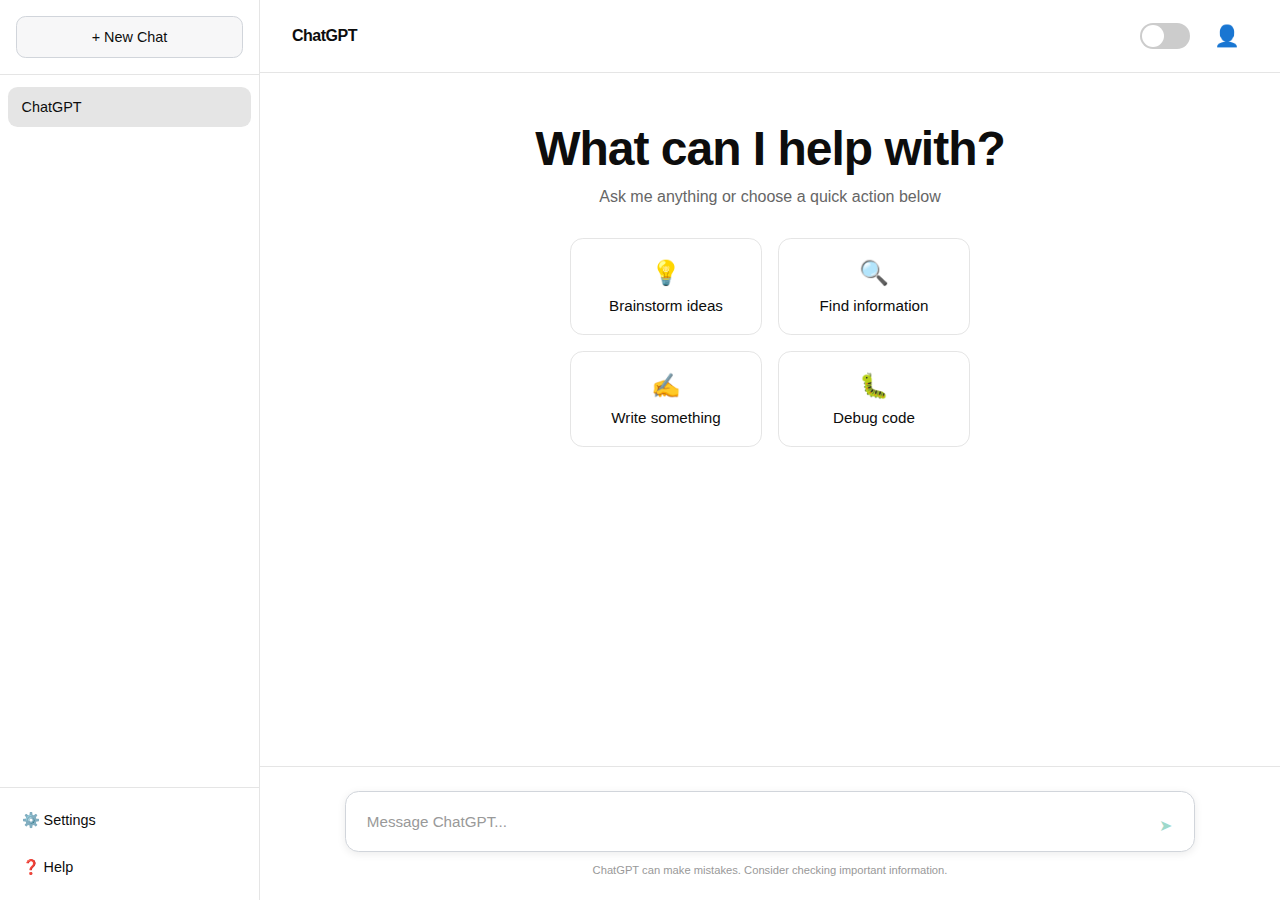
<file: ani/index.html>
<!DOCTYPE html>
<!DOCTYPE html>
<html lang="en">
<head>
<meta charset="UTF-8" />
<meta name="viewport" content="width=device-width, initial-scale=1" />
<title>ChatGPT Clone</title>
<link rel="stylesheet" href="style.css">
</head>
<body>
  <div class="app">
    <aside class="sidebar">
      <div class="sidebar-header">
        <button class="new-chat-btn" title="Start a new conversation">+ New Chat</button>
      </div>
      <nav class="chat-list" id="chat-list">
        <div class="chat-item selected" data-id="default">ChatGPT</div>
      </nav>
      <div class="sidebar-footer">
        <button class="settings-btn" title="Settings">⚙️ Settings</button>
        <button class="help-btn" title="Help">❓ Help</button>
      </div>
    </aside>
    <main class="main-content">
      <header class="header">
        <div class="header-left">
          <button class="sidebar-toggle-btn" title="Toggle sidebar">☰</button>
          <h1 class="header-title">ChatGPT</h1>
        </div>
        <div class="account-section">
          <label class="switch" title="Toggle dark/light mode">
            <input type="checkbox" id="toggle">
            <span class="slider"></span>
          </label>
          <button class="account-btn" title="Account">👤</button>
        </div>
      </header>
      <section class="chat-container">
        <div class="chat-messages" id="chat-messages">
          <div class="welcome-section">
            <h2 class="welcome-title">What can I help with?</h2>
            <p class="welcome-subtitle">Ask me anything or choose a quick action below</p>
            <div class="options">
              <button class="option-btn" onclick="suggestPrompt(this)">
                <span class="option-icon">💡</span>
                <span class="option-text">Brainstorm ideas</span>
              </button>
              <button class="option-btn" onclick="suggestPrompt(this)">
                <span class="option-icon">🔍</span>
                <span class="option-text">Find information</span>
              </button>
              <button class="option-btn" onclick="suggestPrompt(this)">
                <span class="option-icon">✍️</span>
                <span class="option-text">Write something</span>
              </button>
              <button class="option-btn" onclick="suggestPrompt(this)">
                <span class="option-icon">🐛</span>
                <span class="option-text">Debug code</span>
              </button>
            </div>
          </div>
        </div>
      </section>
      <form class="input-section" onsubmit="handleSubmit(event)">
        <div class="input-wrapper">
          <input 
            type="text" 
            placeholder="Message ChatGPT..." 
            id="chat-input" 
            autocomplete="off"
            maxlength="2000"
          />
          <button type="submit" class="send-btn" aria-label="Send message" disabled>➤</button>
        </div>
        <p class="input-hint">ChatGPT can make mistakes. Consider checking important information.</p>
      </form>
    </main>
  </div>
  <script src="script.js"></script>
</body>
</html>
</file>
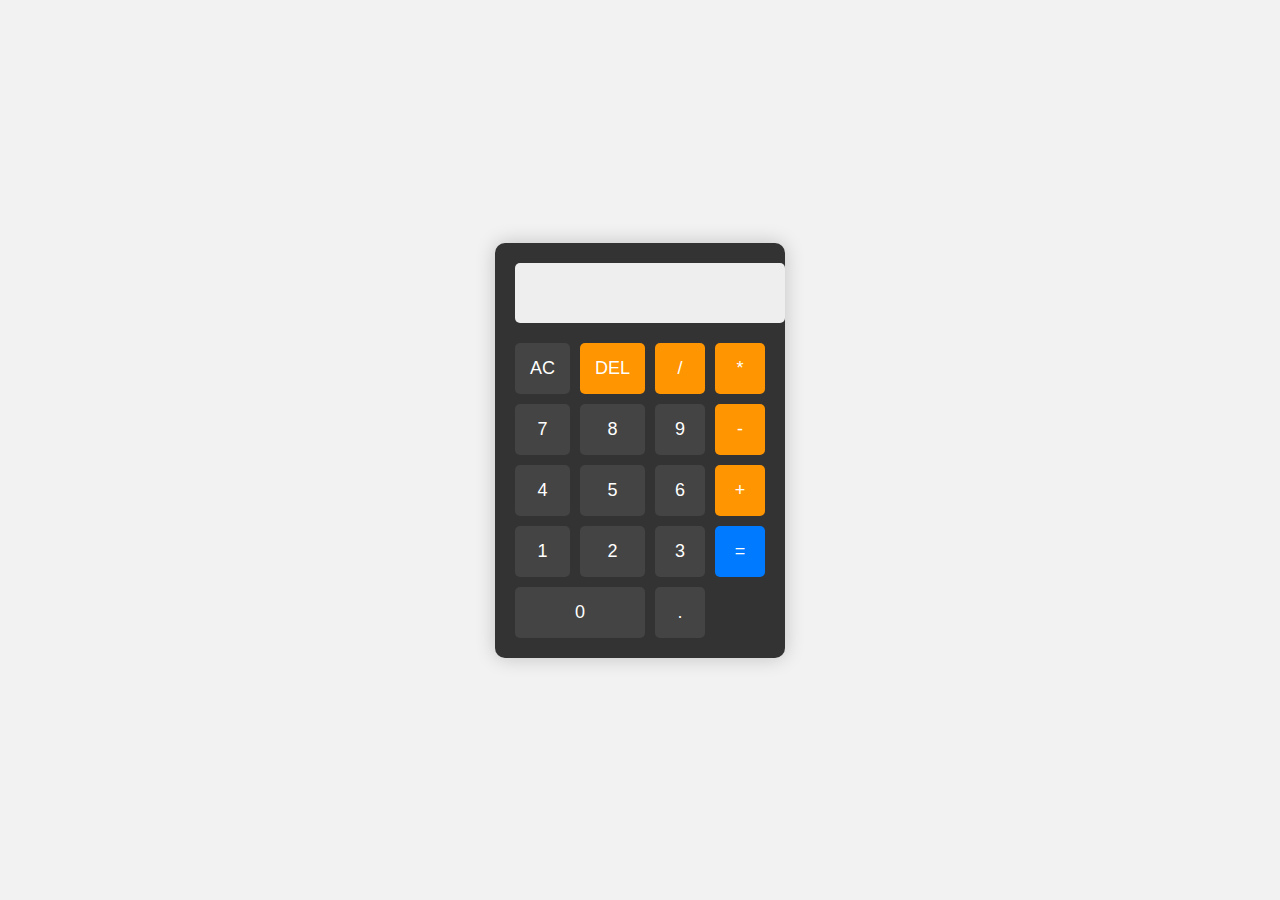
<file: My calculator/index.html>
<!DOCTYPE html>
<html lang="en">
<head>
    <meta charset="UTF-8">
    <meta name="viewport" content="width=device-width, initial-scale=1.0">
    <title>Calculator</title>
    <link rel="stylesheet" href="style.css">
</head>
<body>
    <div class="calculator">
        <input id="display" type="text" disabled>
        <div class="buttons">
            <button class="clear" onclick="clearDisplay()">AC</button>
            <button class="operator" onclick="deleteChar()">DEL</button>
            <button class="operator" onclick="append('/')">/</button>
            <button class="operator" onclick="append('*')">*</button>
            <button onclick="append('7')">7</button>
            <button onclick="append('8')">8</button>
            <button onclick="append('9')">9</button>
            <button class="operator" onclick="append('-')">-</button>
            <button onclick="append('4')">4</button>
            <button onclick="append('5')">5</button>
            <button onclick="append('6')">6</button>
            <button class="operator" onclick="append('+')">+</button>
            <button onclick="append('1')">1</button>
            <button onclick="append('2')">2</button>
            <button onclick="append('3')">3</button>
            <button class="equals" onclick="calculate()">=</button>
            <button class="zero" onclick="append('0')">0</button>
            <button onclick="append('.')">.</button>
        </div>
    </div>
    <script src="script.js"></script>
</body>
</html>
</head>
<body>
    
</body>
</html>
</file>
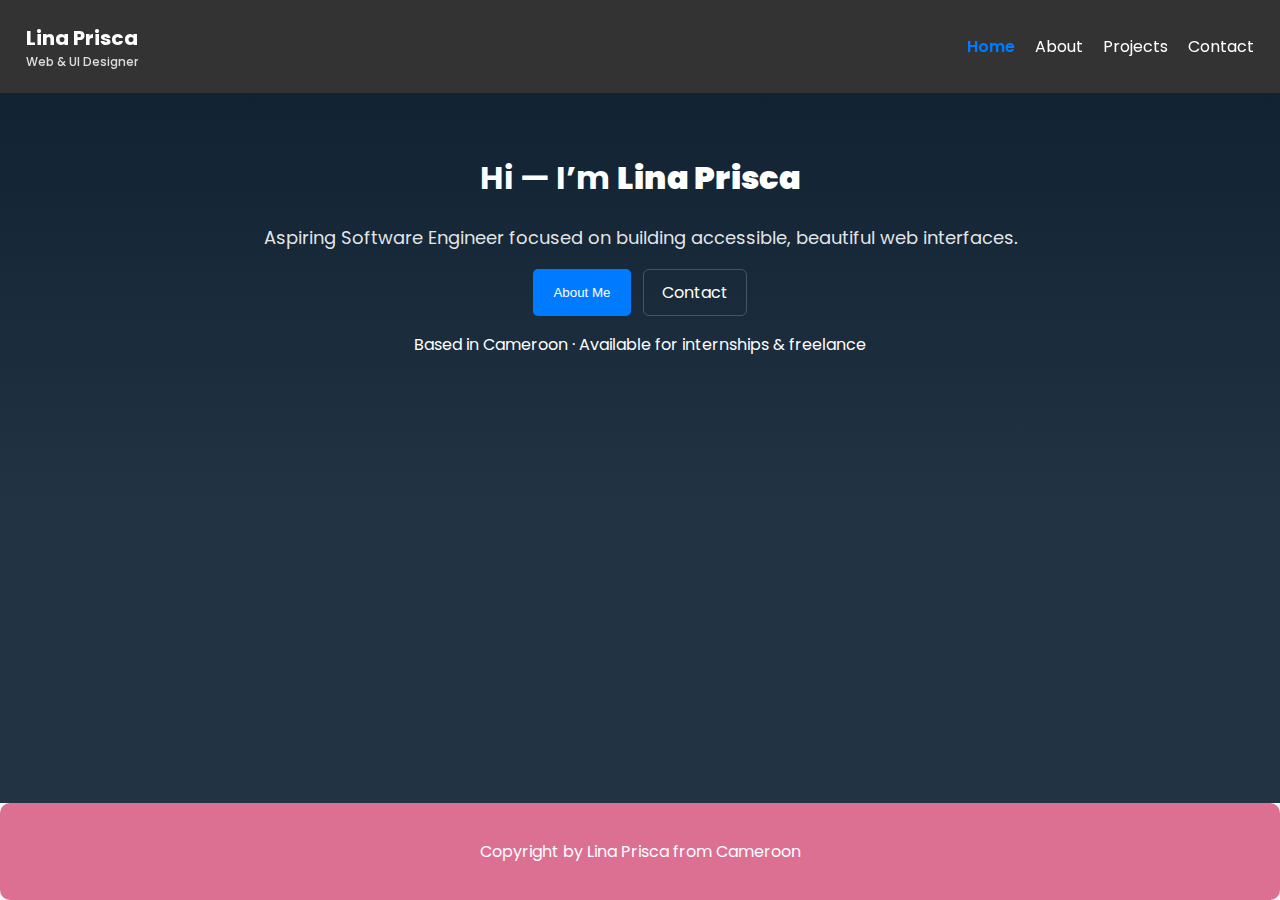
<file: my porfolio/index.html>
<!DOCTYPE html>
<html>
<head>
    <title>Portfolio</title>
    <meta name="description" content="Lina Prisca — student and aspiring software engineer from Cameroon. Web developer focused on UI/UX and front-end projects.">
    <meta name="viewport" content="width=device-width, initial-scale=1">
    <link rel="stylesheet" href="style.css">
</head>
<body>
    <header>
        <nav>
            <div class="logo">
                <span class="name">Lina Prisca</span>
                <span class="tag">Web & UI Designer</span>
            </div>
            <button id="menu-btn" aria-label="Toggle menu">☰</button>
            <ul>
                <li><a href="#home">Home</a></li>
                <li><a href="#about">About</a></li>
                <li><a href="#projects">Projects</a></li>
                <li><a href="#contact">Contact</a></li>
            </ul>
        </nav>
    </header>
    <main>
        <section id="home" class="hero">
         <div class="hero-content container">
             <h1>Hi — I’m <strong>Lina Prisca</strong></h1>
             <p class="lead">Aspiring Software Engineer focused on building accessible, beautiful web interfaces.</p>
             <div class="hero-ctas">
                 <button onclick="showSection('about')">About Me</button>
                 <a class="btn-outline" href="#contact" onclick="showSection('contact')">Contact</a>
             </div>
             <p class="small">Based in Cameroon · Available for internships & freelance</p>
         </div>
        </section>
        <section id="about" style="display: none;">
            <div class="container about-wrap">
                <h2>About Me</h2>
                <div class="about-grid">
                    <div class="about-img">
                        <img src="images - Copy/ub.png.jpg" alt="Lina Prisca portrait">
                    </div>
                    <div class="about-text">
                        <p><strong>Hello — I’m Lina.</strong> I’m studying Software Engineering at Prestige Higher Institute of Professional Training, Bamenda. I enjoy creating clean interfaces and learning new web technologies.</p>
                        <h3>Skills</h3>
                        <div class="skills">
                            <span class="skill">HTML</span>
                            <span class="skill">CSS</span>
                            <span class="skill">JavaScript</span>
                            <span class="skill">UI/UX</span>
                        </div>
                        <h3>Interests</h3>
                        <p>Front-end development, responsive design, accessibility, and product design.</p>
                    </div>
                </div>
            </div>
        </section>
        <section id="projects" style="display: none;">
            <h1>My Projects</h1>
            <div class="grid">
                <div class="card">
                    <img src="images - Copy/scholl.jpg">
                    <h3>Project 1</h3>
                    <p>UI/UT Design</p>
                    <p>Am a student passionate about  UI/UT Design so i wish to learn more </p>
                </div>
                <div class="card">
                    <img src="images - Copy/work.jpg">
                    <h3>Project 2</h3>
                    <p>Web Development</p>
                    <p>Am a student inspirring in learning web development and web design.<br> So i will learn more</p>
                </div>
                <div class="card">
                    <img src="images - Copy/boo.jpg">
                    <h3>Project 3</h3>
                    <p>App Develop</p>
                    <p>Am a student aspiring is learning web development <br>An i wish to provid the  best.</p>
                </div>
            </div>
        </section>
        <section id="contact" style="display: none;">
            <div class="container contact-wrap">
                <h2>Contact</h2>
                <div class="contact-grid">
                    <div class="contact-form-wrap">
                        <form id="contact-form">
                            <label for="name">Name</label>
                            <input id="name" name="name" type="text" placeholder="Your name" required>

                            <label for="email">Email</label>
                            <input id="email" name="email" type="email" placeholder="you@example.com" required>

                            <label for="message">Message</label>
                            <textarea id="message" name="message" placeholder="How can I help?" required></textarea>

                            <button type="submit">Send Message</button>
                        </form>
                    </div>
                    <aside class="contact-info">
                        <p><strong>Email</strong><br> lina@example.com</p>
                        <p><strong>Location</strong><br> Bamenda, Cameroon</p>
                        <p><strong>Availability</strong><br> Open to internships & freelance</p>
                    </aside>
                </div>
            </div>
        </section>
    </main>
    <footer>
        <p> Copyright by Lina  Prisca  from Cameroon </p>
    </footer>
    <script src="script.js"></script>
</body>
</html>
</file>
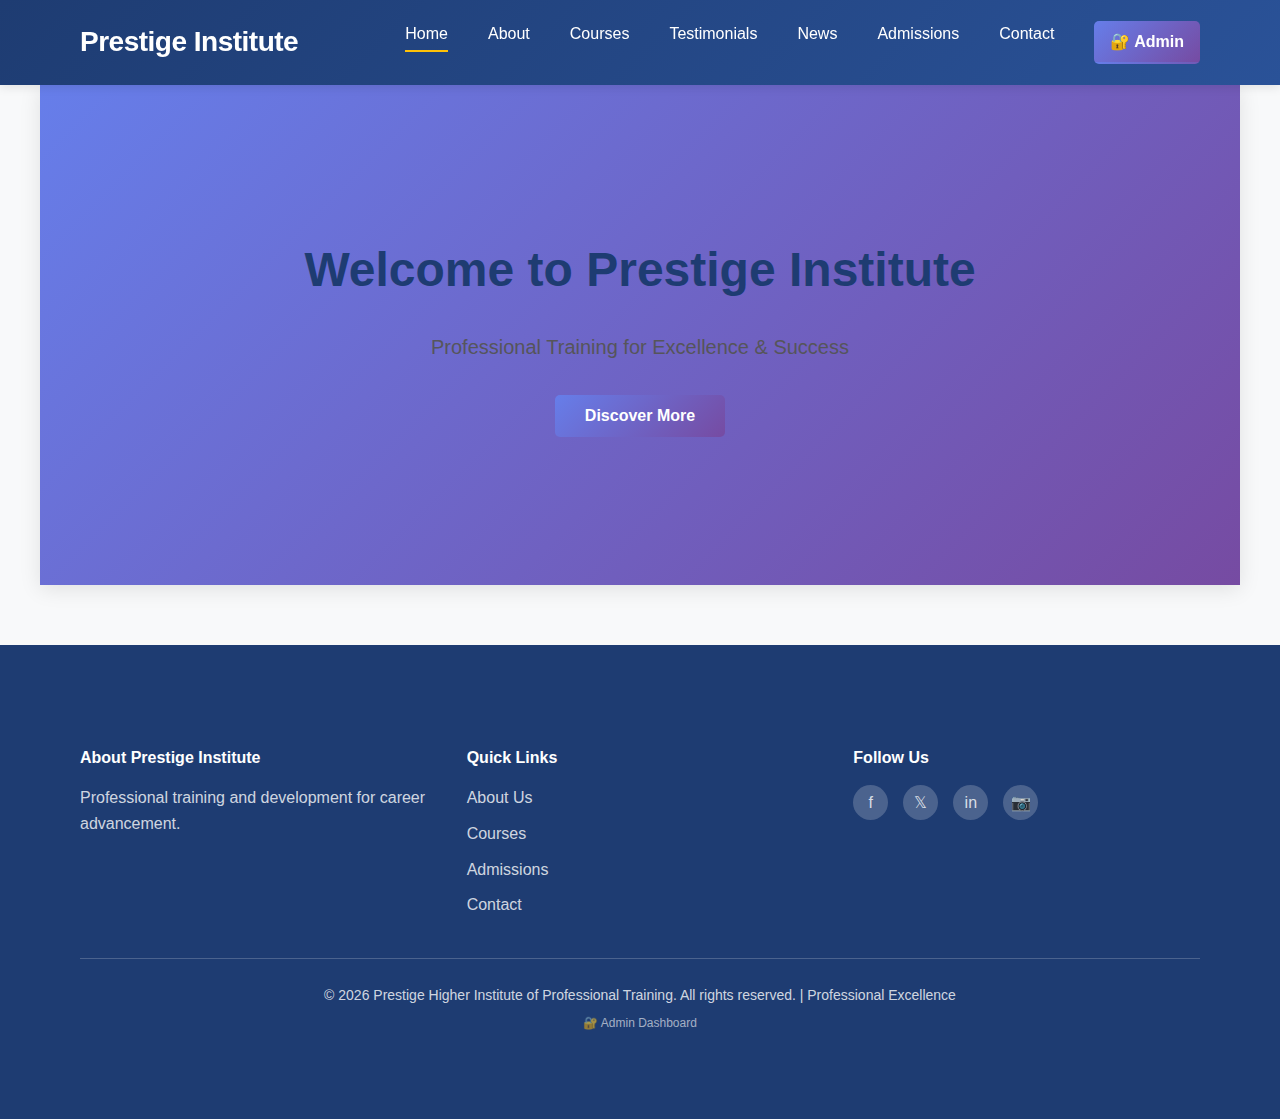
<file: My school website/index.html>
<!DOCTYPE html>
<html lang="en">
<head>
    <meta charset="UTF-8">
    <meta name="viewport" content="width=device-width, initial-scale=1.0">
    <title>Prestige Higher Institute of Professional Training</title>
    <link rel="stylesheet" href="style.css">
</head>
<body>
    <header>
        <div class="header-container">
            <div class="logo">
                <h2>Prestige Institute</h2>
            </div>
            <nav>
                <ul>
                    <li><a href="#home" class="nav-link active">Home</a></li>
                    <li><a href="#about" class="nav-link">About</a></li>
                    <li><a href="#courses" class="nav-link">Courses</a></li>
                    <li><a href="#testimonials" class="nav-link">Testimonials</a></li>
                    <li><a href="#news" class="nav-link">News</a></li>
                    <li><a href="#admissions" class="nav-link">Admissions</a></li>
                    <li><a href="#contact" class="nav-link">Contact</a></li>
                    <li><a href="admin.html" class="nav-link admin-nav">🔐 Admin</a></li>
                </ul>
            </nav>
        </div>
    </header>

    <main>
        <!-- Home Section -->
        <section id="home" class="section active">
            <div class="hero">
                <h1>Welcome to Prestige Institute</h1>
                <p class="tagline">Professional Training for Excellence & Success</p>
                <button class="btn btn-primary" onclick="showSection('about')">Discover More</button>
            </div>
        </section>

        <!-- About Section -->
        <section id="about" class="section">
            <div class="container">
                <h1>About Us</h1>
                <p>We are committed to providing top-notch education with state-of-the-art facilities and experienced faculty members.</p>
                <p>Our mission is to nurture well-rounded individuals prepared for academic excellence and real-world challenges.</p>
                <div class="features">
                    <div class="feature-box">
                        <h3>Expert Faculty</h3>
                        <p>Highly qualified and experienced educators with advanced degrees</p>
                    </div>
                    <div class="feature-box">
                        <h3>Modern Facilities</h3>
                        <p>State-of-the-art classrooms, labs, and technology infrastructure</p>
                    </div>
                    <div class="feature-box">
                        <h3>Student Support</h3>
                        <p>Comprehensive mentoring, counseling, and career guidance</p>
                    </div>
                    <div class="feature-box">
                        <h3>Global Standards</h3>
                        <p>Curriculum aligned with international educational benchmarks</p>
                    </div>
                </div>
                <div class="about-stats">
                    <div class="stat">
                        <h2>5000+</h2>
                        <p>Students</p>
                    </div>
                    <div class="stat">
                        <h2>150+</h2>
                        <p>Faculty Members</p>
                    </div>
                    <div class="stat">
                        <h2>25+</h2>
                        <p>Programs</p>
                    </div>
                    <div class="stat">
                        <h2>95%</h2>
                        <p>Placement Rate</p>
                    </div>
                </div>
            </div>
        </section>

        <!-- Courses Section -->
        <!-- Courses Section -->
        <section id="courses" class="section">
            <div class="container">
                <h1>Our Courses</h1>
                <p class="section-subtitle">Choose from our diverse range of programs designed for your success</p>
                <div class="courses-grid" id="courses-grid">
                    <!-- Courses will be loaded from backend -->
                    <div class="course-card">
                        <h3>School of Engineering</h3>
                        <p>Develop technical skills in various engineering disciplines</p>
                        <ul class="course-list">
                            <li>Civil Engineering</li>
                            <li>Mechanical Engineering</li>
                            <li>Electrical Engineering</li>
                            <li>Computer Science</li>
                        </ul>
                        <button class="btn btn-secondary" onclick="showSection('admissions')">Enroll Now</button>
                    </div>
                    <div class="course-card">
                        <h3>School of Accounting</h3>
                        <p>Master financial management and accounting principles</p>
                        <ul class="course-list">
                            <li>Financial Accounting</li>
                            <li>Management Accounting</li>
                            <li>Auditing</li>
                            <li>Tax Planning</li>
                        </ul>
                        <button class="btn btn-secondary" onclick="showSection('admissions')">Enroll Now</button>
                    </div>
                    <div class="course-card">
                        <h3>School of Business</h3>
                        <p>Build leadership and entrepreneurial expertise</p>
                        <ul class="course-list">
                            <li>Business Administration</li>
                            <li>Marketing</li>
                            <li>Finance</li>
                            <li>Entrepreneurship</li>
                        </ul>
                        <button class="btn btn-secondary" onclick="showSection('admissions')">Enroll Now</button>
                    </div>
                    <div class="course-card">
                        <h3>School of Health Sciences</h3>
                        <p>Advance your career in healthcare and medical fields</p>
                        <ul class="course-list">
                            <li>Nursing</li>
                            <li>Public Health</li>
                            <li>Pharmacy</li>
                            <li>Medical Technology</li>
                        </ul>
                        <button class="btn btn-secondary" onclick="showSection('admissions')">Enroll Now</button>
                    </div>
                </div>
            </div>
        </section>

        <!-- Testimonials Section -->
        <section id="testimonials" class="section">
            <div class="container">
                <h1>Student Testimonials</h1>
                <p class="section-subtitle">Hear from our successful graduates and current students</p>
                <div class="testimonials-grid" id="testimonials-grid">
                    <div class="testimonial-card">
                        <div class="stars">★★★★★</div>
                        <p class="testimonial-text">"Premier Academy provided me with the best education and support. I'm now working at a leading tech company!"</p>
                        <h4>Sarah Johnson</h4>
                        <p class="testimonial-role">Computer Science Graduate, Class of 2023</p>
                    </div>
                    <div class="testimonial-card">
                        <div class="stars">★★★★★</div>
                        <p class="testimonial-text">"The faculty members are dedicated and the curriculum is comprehensive. I highly recommend this institution."</p>
                        <h4>Ahmed Hassan</h4>
                        <p class="testimonial-role">Business Administration Student</p>
                    </div>
                    <div class="testimonial-card">
                        <div class="stars">★★★★★</div>
                        <p class="testimonial-text">"Amazing experience with world-class facilities and experienced professors. Best decision of my life!"</p>
                        <h4>Maria Garcia</h4>
                        <p class="testimonial-role">Nursing Graduate, Class of 2022</p>
                    </div>
                </div>
            </div>
        </section>

        <!-- News & Events Section -->
        <section id="news" class="section">
            <div class="container">
                <h1>News & Events</h1>
                <p class="section-subtitle">Stay updated with latest news and upcoming events</p>
                <div class="news-grid" id="news-grid">
                    <div class="news-card">
                        <div class="news-date">Feb 15, 2026</div>
                        <h3>Annual Innovation Summit 2026</h3>
                        <p>Join us for our annual innovation summit where students showcase their research and projects.</p>
                        <a href="#" class="read-more">Read More →</a>
                    </div>
                    <div class="news-card">
                        <div class="news-date">Feb 10, 2026</div>
                        <h3>New Scholarship Programs Announced</h3>
                        <p>Exciting new scholarship opportunities for deserving students. Apply now for merit-based awards.</p>
                        <a href="#" class="read-more">Read More →</a>
                    </div>
                    <div class="news-card">
                        <div class="news-date">Feb 5, 2026</div>
                        <h3>Campus Expansion Project Complete</h3>
                        <p>We're excited to announce the completion of our new state-of-the-art research center.</p>
                        <a href="#" class="read-more">Read More →</a>
                    </div>
                </div>
            </div>
        </section>

        <!-- Admissions Section -->
        <section id="admissions" class="section">
            <div class="container">
                <h1>Admissions</h1>
                <p class="intro-text">Apply now for the upcoming academic session and start your journey with us.</p>
                <button class="btn btn-primary" onclick="toggleForm()">Apply Online</button>
                
                <div id="form-container" style="display: none;" class="form-wrapper">
                    <form id="admission-form" class="admission-form">
                        <h2>Application Form</h2>
                        
                        <div class="form-row">
                            <div class="form-group">
                                <label for="firstName">First Name *</label>
                                <input type="text" id="firstName" placeholder="Enter your first name" required>
                            </div>
                            <div class="form-group">
                                <label for="lastName">Last Name *</label>
                                <input type="text" id="lastName" placeholder="Enter your last name" required>
                            </div>
                        </div>

                        <div class="form-group">
                            <label for="email">Email Address *</label>
                            <input type="email" id="email" placeholder="Enter your email" required>
                        </div>

                        <div class="form-group">
                            <label for="phone">Phone Number *</label>
                            <input type="tel" id="phone" placeholder="Enter your phone number" required>
                        </div>

                        <div class="form-row">
                            <div class="form-group">
                                <label for="age">Age *</label>
                                <input type="number" id="age" placeholder="Enter your age" required>
                            </div>
                            <div class="form-group">
                                <label for="dob">Date of Birth *</label>
                                <input type="date" id="dob" required>
                            </div>
                        </div>

                        <div class="form-group">
                            <label for="course">Preferred School *</label>
                            <select id="course" required>
                                <option value="">Select a school</option>
                                <option value="engineering">School of Engineering</option>
                                <option value="accounting">School of Accounting</option>
                                <option value="business">School of Business</option>
                                <option value="health">School of Health Sciences</option>
                            </select>
                        </div>

                        <div class="form-group">
                            <label for="qualification">Previous Qualification *</label>
                            <select id="qualification" required>
                                <option value="">Select qualification</option>
                                <option value="high-school">High School Diploma</option>
                                <option value="bachelor">Bachelor's Degree</option>
                                <option value="diploma">Diploma</option>
                                <option value="other">Other</option>
                            </select>
                        </div>

                        <div class="form-group">
                            <label for="message">Additional Information</label>
                            <textarea id="message" placeholder="Tell us about yourself..." rows="4"></textarea>
                        </div>

                        <div class="form-group checkbox">
                            <input type="checkbox" id="terms" required>
                            <label for="terms">I agree to the terms and conditions *</label>
                        </div>

                        <div class="form-actions">
                            <button type="submit" class="btn btn-primary">Submit Application</button>
                            <button type="button" class="btn btn-secondary" onclick="toggleForm()">Cancel</button>
                        </div>
                    </form>
                </div>

                <div id="submissions-list" class="submissions-section" style="display: none;">
                    <h2>Recent Applications</h2>
                    <div id="submissions-container" class="submissions-container"></div>
                </div>
            </div>
        </section>

        <!-- Contact Section -->
        <section id="contact" class="section">
            <div class="container">
                <h1>Contact Us</h1>
                <p class="section-subtitle">Get in touch with our admissions team</p>
                
                <div class="contact-wrapper">
                    <div class="contact-info">
                        <div class="contact-item">
                            <h3>📧 Email</h3>
                            <p><a href="mailto:info@prestigeinstitute.edu">info@prestigeinstitute.edu</a></p>
                            <p><a href="mailto:admissions@prestigeinstitute.edu">admissions@prestigeinstitute.edu</a></p>
                        </div>
                        <div class="contact-item">
                            <h3>📱 Phone</h3>
                            <p><a href="tel:+1-800-PRESTIGE">+1-800-PRESTIGE (7737844)</a></p>
                            <p><a href="tel:+1-555-PRESTIGE">+1-555-PRESTIGE</a></p>
                        </div>
                        <div class="contact-item">
                            <h3>📍 Address</h3>
                            <p>Professional Training Center<br>Career Development District<br>United States</p>
                        </div>
                        <div class="contact-item">
                            <h3>🕐 Hours</h3>
                            <p>Monday - Friday: 8:00 AM - 5:00 PM<br>Saturday: 9:00 AM - 2:00 PM<br>Sunday: Closed</p>
                        </div>
                    </div>

                    <form class="contact-form" id="contact-form">
                        <h2>Send us a Message</h2>
                        <div class="form-group">
                            <label for="contact-name">Your Name *</label>
    <!-- Footer -->
    <!-- Footer -->
                            <input type="text" id="contact-name" placeholder="Your name" required>
                        </div>
                        <div class="form-group">
                            <label for="contact-email">Your Email *</label>
                            <input type="email" id="contact-email" placeholder="Your email" required>
                        </div>
                        <div class="form-group">
                            <label for="subject">Subject *</label>
                            <input type="text" id="subject" placeholder="Message subject" required>
                        </div>
                        <div class="form-group">
                            <label for="contact-message">Message *</label>
                            <textarea id="contact-message" placeholder="Your message" rows="5" required></textarea>
                        </div>
                        <button type="submit" class="btn btn-primary">Send Message</button>
                    </form>

                    <form class="contact-form" id="contact-form">
                        <h2>Send us a Message</h2>
                        <div class="form-group">
                            <label for="contact-name">Your Name *</label>
                            <input type="text" id="contact-name" placeholder="Your name" required>
                        </div>
                        <div class="form-group">
                            <label for="contact-email">Your Email *</label>
                            <input type="email" id="contact-email" placeholder="Your email" required>
                        </div>
                        <div class="form-group">
                            <label for="subject">Subject *</label>
                            <input type="text" id="subject" placeholder="Message subject" required>
                        </div>
                        <div class="form-group">
                            <label for="contact-message">Message *</label>
                            <textarea id="contact-message" placeholder="Your message" rows="5" required></textarea>
                        </div>
                        <button type="submit" class="btn btn-primary">Send Message</button>
                    </form>

                    <form class="contact-form" id="contact-form">
                        <h2>Send us a Message</h2>
                        <div class="form-group">
                            <label for="contact-name">Your Name *</label>
                            <input type="text" id="contact-name" placeholder="Your name" required>
                        </div>
                        <div class="form-group">
                            <label for="contact-email">Your Email *</label>
                            <input type="email" id="contact-email" placeholder="Your email" required>
                        </div>
                        <div class="form-group">
                            <label for="subject">Subject *</label>
                            <input type="text" id="subject" placeholder="Message subject" required>
                        </div>
                        <div class="form-group">
                            <label for="contact-message">Message *</label>
                            <textarea id="contact-message" placeholder="Your message" rows="5" required></textarea>
                        </div>
                        <button type="submit" class="btn btn-primary">Send Message</button>
                    </form>

                    <form class="contact-form" id="contact-form">
                        <h2>Send us a Message</h2>
                        <div class="form-group">
                            <label for="contact-name">Your Name *</label>
                            <input type="text" id="contact-name" placeholder="Your name" required>
                        </div>
                        <div class="form-group">
                            <label for="contact-email">Your Email *</label>
                            <input type="email" id="contact-email" placeholder="Your email" required>
                        </div>
                        <div class="form-group">
                            <label for="subject">Subject *</label>
                            <input type="text" id="subject" placeholder="Message subject" required>
                        </div>
                        <div class="form-group">
                            <label for="contact-message">Message *</label>
                            <textarea id="contact-message" placeholder="Your message" rows="5" required></textarea>
                        </div>
                        <button type="submit" class="btn btn-primary">Send Message</button>
                    </form>

                    <form class="contact-form" id="contact-form">
                        <h2>Send us a Message</h2>
                        <div class="form-group">
                            <label for="contact-name">Your Name *</label>
                            <input type="text" id="contact-name" placeholder="Your name" required>
                        </div>
                        <div class="form-group">
                            <label for="contact-email">Your Email *</label>
                            <input type="email" id="contact-email" placeholder="Your email" required>
                        </div>
                        <div class="form-group">
                            <label for="subject">Subject *</label>
                            <input type="text" id="subject" placeholder="Message subject" required>
                        </div>
                        <div class="form-group">
                            <label for="contact-message">Message *</label>
                            <textarea id="contact-message" placeholder="Your message" rows="5" required></textarea>
                        </div>
                        <button type="submit" class="btn btn-primary">Send Message</button>
                    </form>

                    <form class="contact-form" id="contact-form">
                        <h2>Send us a Message</h2>
                        <div class="form-group">
                            <label for="contact-name">Your Name *</label>
                            <input type="text" id="contact-name" placeholder="Your name" required>
                        </div>
                        <div class="form-group">
                            <label for="contact-email">Your Email *</label>
                            <input type="email" id="contact-email" placeholder="Your email" required>
                        </div>
                        <div class="form-group">
                            <label for="subject">Subject *</label>
                            <input type="text" id="subject" placeholder="Message subject" required>
                        </div>
                        <div class="form-group">
                            <label for="contact-message">Message *</label>
                            <textarea id="contact-message" placeholder="Your message" rows="5" required></textarea>
                        </div>
                        <button type="submit" class="btn btn-primary">Send Message</button>
                    </form>

                    <form class="contact-form" id="contact-form">
                        <h2>Send us a Message</h2>
                        <div class="form-group">
                            <label for="contact-name">Your Name *</label>
                            <input type="text" id="contact-name" placeholder="Your name" required>
                        </div>
                        <div class="form-group">
                            <label for="contact-email">Your Email *</label>
                            <input type="email" id="contact-email" placeholder="Your email" required>
                        </div>
                        <div class="form-group">
                            <label for="subject">Subject *</label>
                            <input type="text" id="subject" placeholder="Message subject" required>
                        </div>
                        <div class="form-group">
                            <label for="contact-message">Message *</label>
                            <textarea id="contact-message" placeholder="Your message" rows="5" required></textarea>
                        </div>
                        <button type="submit" class="btn btn-primary">Send Message</button>
                    </form>
                </div>
            </div>
        </section>
    </main>

    <footer>
        <div class="container">
            <div class="footer-content">
                <div class="footer-section">
                    <h3>About Prestige Institute</h3>
                    <p>Professional training and development for career advancement.</p>
                </div>
                <div class="footer-section">
                    <h3>Quick Links</h3>
                    <ul>
                        <li><a href="#about">About Us</a></li>
                        <li><a href="#courses">Courses</a></li>
                        <li><a href="#admissions">Admissions</a></li>
                        <li><a href="#contact">Contact</a></li>
                    </ul>
                </div>
                <div class="footer-section">
                    <h3>Follow Us</h3>
                    <div class="social-links">
                        <a href="#" title="Facebook">f</a>
                        <a href="#" title="Twitter">𝕏</a>
                        <a href="#" title="LinkedIn">in</a>
                        <a href="#" title="Instagram">📷</a>
                    </div>
                </div>
            </div>
            <div class="footer-bottom">
                <p>&copy; 2026 Prestige Higher Institute of Professional Training. All rights reserved. | Professional Excellence</p>
                <p><a href="admin.html" class="admin-link">🔐 Admin Dashboard</a></p>
            </div>
        </div>
    </footer>

    <script src="script.js"></script>
</body>
</html>
</file>
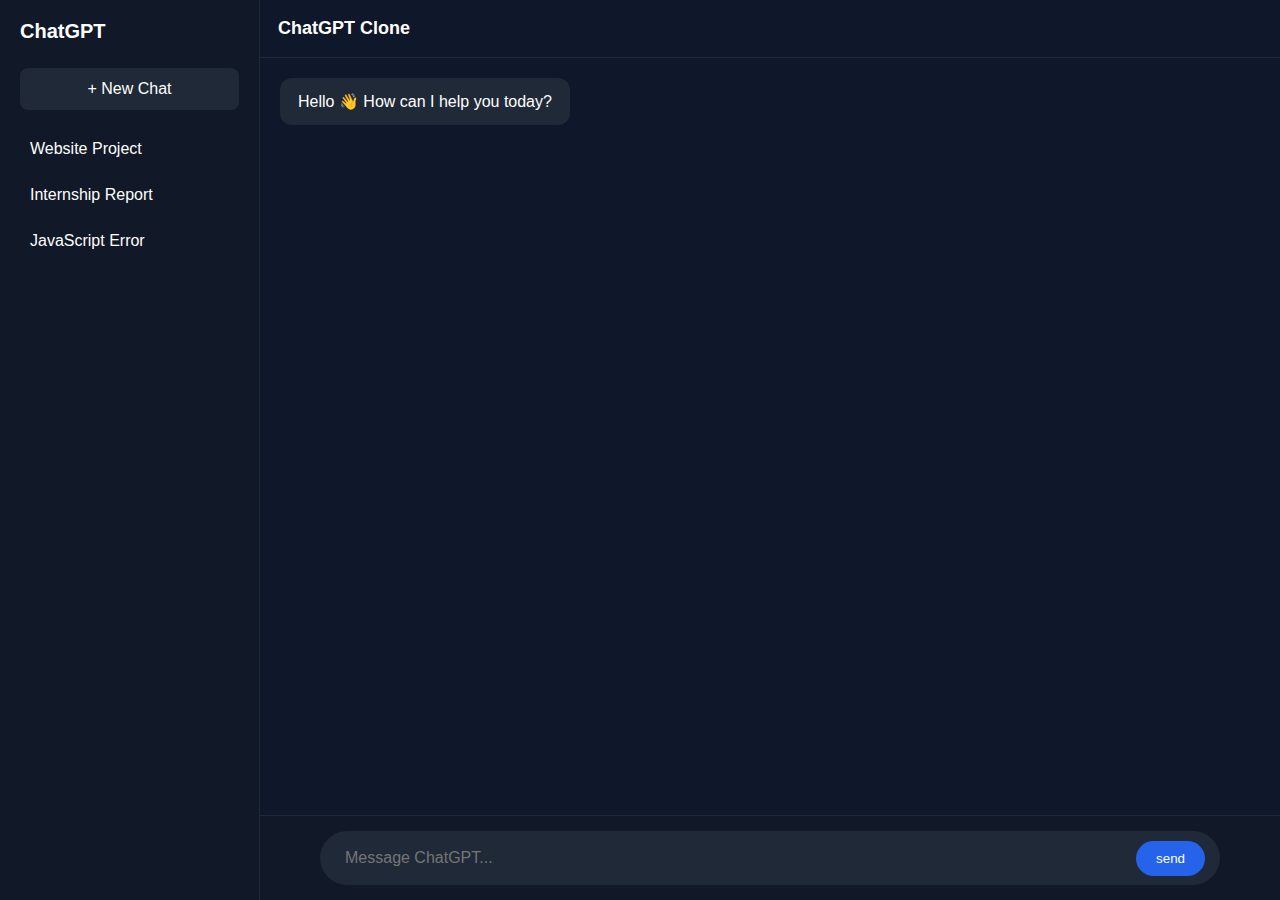
<file: ani/me/index.html>
<!DOCTYPE html>
<html lang="en">
<head>
<meta charset="UTF-8">
<meta name="viewport" content="width=device-width, initial-scale=1.0">
<title>ChatGPT clone</title>
<link rel="stylesheet" href="style.css">
</head>
<body>
<div class="sidebar">
  <div class="logo">ChatGPT</div>
  <div class="new-chat">+ New Chat</div>

  <div class="history">
    <div>Website Project</div>
    <div>Internship Report</div>
    <div>JavaScript Error</div>
  </div>
</div>

<div class="main">
  <div class="topbar">ChatGPT Clone</div>

  <div class="chat-container" id="chat">
    <div class="message bot">Hello 👋 How can I help you today?</div>
  </div>

  <!-- Floating Send Bar -->
  <div class="send-bar">
    <div class="send-box">
      <input type="text" id="input" placeholder="Message ChatGPT...">
      <button class="send-btn" onclick="sendMessage()">send</button>
    </div>
  </div>
  <script src="script.js" ></script> 
</body>
</html>
</file>
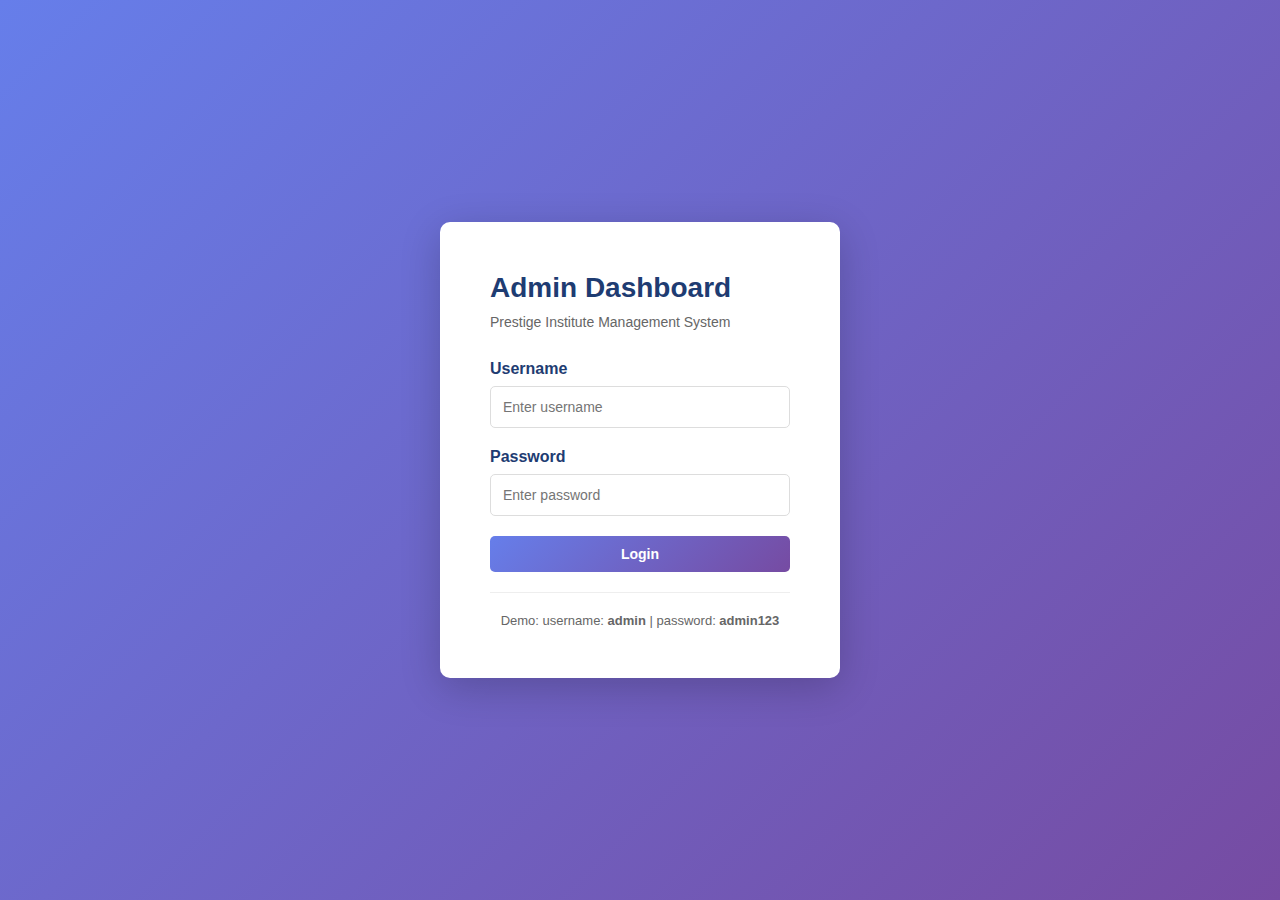
<file: My school website/admin.html>
<!DOCTYPE html>
<html lang="en">
<head>
    <meta charset="UTF-8">
    <meta name="viewport" content="width=device-width, initial-scale=1.0">
    <title>Prestige Institute - Admin Dashboard</title>
    <link rel="stylesheet" href="admin.css">
</head>
<body>
    <!-- Login Screen -->
    <div id="login-screen" class="login-screen active">
        <div class="login-container">
            <div class="login-box">
                <h1>Admin Dashboard</h1>
                <p class="login-subtitle">Prestige Institute Management System</p>
                <form id="login-form">
                    <div class="form-group">
                        <label for="username">Username</label>
                        <input type="text" id="username" placeholder="Enter username" required>
                    </div>
                    <div class="form-group">
                        <label for="password">Password</label>
                        <input type="password" id="password" placeholder="Enter password" required>
                    </div>
                    <button type="submit" class="btn btn-login">Login</button>
                    <p class="login-info">Demo: username: <strong>admin</strong> | password: <strong>admin123</strong></p>
                </form>
            </div>
        </div>
    </div>

    <!-- Admin Dashboard -->
    <div id="admin-dashboard" class="admin-dashboard">
        <div class="admin-header">
            <div class="header-left">
                <h1>Admin Dashboard</h1>
                <p class="welcome-msg">Welcome, <span id="admin-username">Admin</span></p>
            </div>
            <div class="header-right">
                <button class="btn btn-logout" onclick="logout()">Logout</button>
            </div>
        </div>

        <div class="admin-container">
            <!-- Sidebar Navigation -->
            <aside class="admin-sidebar">
                <nav class="sidebar-nav">
                    <a href="#" class="sidebar-link active" onclick="showTab('dashboard'); return false;">
                        <span class="icon">📊</span> Dashboard
                    </a>
                    <a href="#" class="sidebar-link" onclick="showTab('admissions'); return false;">
                        <span class="icon">📝</span> Admissions
                    </a>
                    <a href="#" class="sidebar-link" onclick="showTab('messages'); return false;">
                        <span class="icon">💬</span> Messages
                    </a>
                    <a href="#" class="sidebar-link" onclick="showTab('courses'); return false;">
                        <span class="icon">📚</span> Courses
                    </a>
                    <a href="#" class="sidebar-link" onclick="showTab('statistics'); return false;">
                        <span class="icon">📈</span> Statistics
                    </a>
                    <a href="index.html" class="sidebar-link back-link">
                        <span class="icon">🏠</span> Back to Website
                    </a>
                </nav>
            </aside>

            <!-- Main Content -->
            <main class="admin-content">
                <!-- Dashboard Tab -->
                <section id="dashboard-tab" class="admin-tab active">
                    <h2>Dashboard Overview</h2>
                    <div class="dashboard-stats">
                        <div class="stat-card">
                            <div class="stat-icon">📋</div>
                            <div class="stat-content">
                                <h3>Total Applications</h3>
                                <p id="total-applications">0</p>
                            </div>
                        </div>
                        <div class="stat-card">
                            <div class="stat-icon">💬</div>
                            <div class="stat-content">
                                <h3>Contact Messages</h3>
                                <p id="total-messages">0</p>
                            </div>
                        </div>
                        <div class="stat-card">
                            <div class="stat-icon">👥</div>
                            <div class="stat-content">
                                <h3>Active Students</h3>
                                <p>5000+</p>
                            </div>
                        </div>
                        <div class="stat-card">
                            <div class="stat-icon">👨‍🏫</div>
                            <div class="stat-content">
                                <h3>Faculty Members</h3>
                                <p>150+</p>
                            </div>
                        </div>
                    </div>

                    <div class="recent-activity">
                        <h3>Recent Applications</h3>
                        <div id="recent-apps" class="activity-list">
                            <p class="empty-state">No recent applications</p>
                        </div>
                    </div>
                </section>

                <!-- Admissions Tab -->
                <section id="admissions-tab" class="admin-tab">
                    <div class="tab-header">
                        <h2>Admission Applications</h2>
                        <button class="btn btn-secondary" onclick="exportAdmissions()">Export to CSV</button>
                    </div>

                    <div class="search-bar">
                        <input type="text" id="admissions-search" placeholder="Search by name or email..." onkeyup="filterAdmissions()">
                    </div>

                    <div class="applications-list" id="applications-list">
                        <p class="empty-state">No applications received yet</p>
                    </div>
                </section>

                <!-- Messages Tab -->
                <section id="messages-tab" class="admin-tab">
                    <h2>Contact Messages</h2>

                    <div class="search-bar">
                        <input type="text" id="messages-search" placeholder="Search messages..." onkeyup="filterMessages()">
                    </div>

                    <div class="messages-list" id="messages-list">
                        <p class="empty-state">No messages received yet</p>
                    </div>
                </section>

                <!-- Courses Tab -->
                <section id="courses-tab" class="admin-tab">
                    <h2>Manage Courses</h2>
                    <button class="btn btn-primary" onclick="toggleAddCourse()">+ Add New Course</button>

                    <div id="add-course-form" class="add-course-form" style="display: none;">
                        <h3>Add New Course</h3>
                        <form onsubmit="addNewCourse(event)">
                            <div class="form-group">
                                <label for="course-school">School</label>
                                <select id="course-school" required>
                                    <option value="">Select School</option>
                                    <option value="Engineering">School of Engineering</option>
                                    <option value="Accounting">School of Accounting</option>
                                    <option value="Business">School of Business</option>
                                    <option value="Health">School of Health Sciences</option>
                                </select>
                            </div>
                            <div class="form-group">
                                <label for="course-name">Course Name</label>
                                <input type="text" id="course-name" placeholder="Enter course name" required>
                            </div>
                            <div class="form-group">
                                <label for="course-description">Description</label>
                                <textarea id="course-description" placeholder="Enter course description" rows="3"></textarea>
                            </div>
                            <div class="form-actions">
                                <button type="submit" class="btn btn-primary">Add Course</button>
                                <button type="button" class="btn btn-secondary" onclick="toggleAddCourse()">Cancel</button>
                            </div>
                        </form>
                    </div>

                    <div class="courses-list" id="courses-list">
                        <p class="empty-state">Loading courses...</p>
                    </div>
                </section>

                <!-- Statistics Tab -->
                <section id="statistics-tab" class="admin-tab">
                    <h2>Statistics & Analytics</h2>
                    
                    <div class="stats-grid">
                        <div class="stat-section">
                            <h3>Applications by School</h3>
                            <div id="apps-by-school" class="stat-chart">
                                <p class="empty-state">No data available</p>
                            </div>
                        </div>

                        <div class="stat-section">
                            <h3>Applications by Qualification</h3>
                            <div id="apps-by-qualification" class="stat-chart">
                                <p class="empty-state">No data available</p>
                            </div>
                        </div>
                    </div>

                    <div class="stat-section">
                        <h3>Application Trend (Last 7 Days)</h3>
                        <div id="trend-data" class="stat-chart">
                            <p class="empty-state">No data available</p>
                        </div>
                    </div>
                </section>
            </main>
        </div>
    </div>

    <!-- Application Detail Modal -->
    <div id="app-modal" class="modal">
        <div class="modal-content">
            <span class="close" onclick="closeModal()">&times;</span>
            <h2>Application Details</h2>
            <div id="modal-body" class="modal-body">
                <!-- Details will be loaded here -->
            </div>
            <div class="modal-actions">
                <button class="btn btn-primary" onclick="approveApp()">Approve</button>
                <button class="btn btn-warning" onclick="rejectApp()">Reject</button>
                <button class="btn btn-secondary" onclick="closeModal()">Close</button>
            </div>
        </div>
    </div>

    <script src="admin.js"></script>
</body>
</html>
</file>
<file: ani/style.css>
@import url('https://fonts.googleapis.com/css2?family=Plus+Jakarta+Sans:wght@400;500;600;700&display=swap');

* {
  box-sizing: border-box;
}

html, body {
  width: 100%;
  height: 100%;
}

body {
  margin: 0;
  font-family: -apple-system, BlinkMacSystemFont, 'Segoe UI', Roboto, Helvetica, Arial, sans-serif;
  background-color: #ffffff;
  color: #0d0d0d;
  display: flex;
  flex-direction: column;
  height: 100vh;
  transition: background-color 0.3s ease, color 0.3s ease, border-color 0.3s ease;
}

body.dark-mode {
  background-color: #212121;
  color: #ececf1;
}

.app {
  display: flex;
  flex: 1;
  min-height: 0;
  background: inherit;
}

/* Sidebar */
.sidebar {
  background-color: #ffffff;
  width: 260px;
  padding: 0;
  display: flex;
  flex-direction: column;
  border-right: 1px solid #e5e5e5;
  transition: background-color 0.3s ease, border-color 0.3s ease;
  overflow: hidden;
}

body.dark-mode .sidebar {
  background-color: #1a1a1a;
  border-right-color: #3a3a3a;
}

.sidebar-header {
  padding: 1rem;
  border-bottom: 1px solid #e5e5e5;
}

body.dark-mode .sidebar-header {
  border-bottom-color: #3a3a3a;
}

.new-chat-btn {
  width: 100%;
  padding: 0.75rem 1rem;
  background-color: #f7f7f8;
  border: 1px solid #d1d5db;
  border-radius: 0.6rem;
  color: #0d0d0d;
  font-weight: 500;
  cursor: pointer;
  transition: all 0.2s ease;
  font-size: 0.9rem;
}

.new-chat-btn:hover {
  background-color: #efefef;
  border-color: #bcc1c6;
}

body.dark-mode .new-chat-btn {
  background-color: #2a2a2a;
  border-color: #4a4a4a;
  color: #ececf1;
}

.chat-list {
  flex-grow: 1;
  padding: 0.75rem 0.5rem;
  overflow-y: auto;
}

.chat-item {
  padding: 0.75rem 0.85rem;
  border-radius: 0.6rem;
  cursor: pointer;
  color: #0d0d0d;
  font-weight: 400;
  font-size: 0.9rem;
  user-select: none;
  margin-bottom: 0.4rem;
  transition: all 0.15s ease;
  white-space: nowrap;
  overflow: hidden;
  text-overflow: ellipsis;
}

body.dark-mode .chat-item {
  color: #ececf1;
}

.chat-item:hover {
  background-color: #f7f7f8;
}

body.dark-mode .chat-item:hover {
  background-color: #2a2a2a;
}

.chat-item.selected {
  background-color: #e5e5e5;
  font-weight: 500;
}

body.dark-mode .chat-item.selected {
  background-color: #3a3a3a;
}

.sidebar-footer {
  padding: 0.75rem 0.5rem;
  border-top: 1px solid #e5e5e5;
  display: flex;
  flex-direction: column;
  gap: 0.4rem;
}

body.dark-mode .sidebar-footer {
  border-top-color: #3a3a3a;
}

.settings-btn, .help-btn {
  padding: 0.75rem 0.85rem;
  background: none;
  border: none;
  border-radius: 0.6rem;
  color: #0d0d0d;
  cursor: pointer;
  text-align: left;
  font-weight: 400;
  font-size: 0.9rem;
  transition: background-color 0.15s ease;
}

body.dark-mode .settings-btn, body.dark-mode .help-btn {
  color: #ececf1;
}

.settings-btn:hover, .help-btn:hover {
  background-color: #f7f7f8;
}

body.dark-mode .settings-btn:hover, body.dark-mode .help-btn:hover {
  background-color: #2a2a2a;
}

/* Main Content */
.main-content {
  flex-grow: 1;
  display: flex;
  flex-direction: column;
  padding: 0;
  overflow: hidden;
  background-color: #ffffff;
}

body.dark-mode .main-content {
  background-color: #212121;
}

/* Header */
.header {
  display: flex;
  justify-content: space-between;
  align-items: center;
  padding: 1rem 2rem;
  border-bottom: 1px solid #e5e5e5;
  background-color: #ffffff;
  transition: border-color 0.3s ease;
}

body.dark-mode .header {
  background-color: #212121;
  border-bottom-color: #3a3a3a;
}

.header-left {
  display: flex;
  align-items: center;
  gap: 0.75rem;
}

.sidebar-toggle-btn {
  display: none;
  background: none;
  border: none;
  font-size: 1.2rem;
  color: #0d0d0d;
  cursor: pointer;
  padding: 0.5rem;
  transition: opacity 0.2s ease;
}

.sidebar-toggle-btn:hover {
  opacity: 0.7;
}

body.dark-mode .sidebar-toggle-btn {
  color: #ececf1;
}

.header-title {
  font-size: 1rem;
  font-weight: 600;
  margin: 0;
  color: #0d0d0d;
  letter-spacing: -0.5px;
}

body.dark-mode .header-title {
  color: #ececf1;
}

.account-section {
  display: flex;
  align-items: center;
  gap: 1rem;
}

/* Toggle Switch */
.switch {
  position: relative;
  display: inline-block;
  width: 50px;
  height: 26px;
}

.switch input {
  opacity: 0;
  width: 0;
  height: 0;
}

.slider {
  position: absolute;
  cursor: pointer;
  top: 0;
  left: 0;
  right: 0;
  bottom: 0;
  background-color: #ccc;
  transition: 0.3s ease;
  border-radius: 34px;
}

.slider:before {
  position: absolute;
  content: "";
  height: 22px;
  width: 22px;
  left: 2px;
  bottom: 2px;
  background-color: white;
  border-radius: 50%;
  transition: 0.3s ease;
}

input:checked + .slider {
  background-color: #10a37f;
}

input:checked + .slider:before {
  transform: translateX(24px);
}

/* Account Button */
.account-btn {
  background: none;
  border: none;
  font-size: 1.3rem;
  color: #0d0d0d;
  cursor: pointer;
  padding: 0.5rem;
  border-radius: 0.5rem;
  transition: background-color 0.2s ease;
}

body.dark-mode .account-btn {
  color: #ececf1;
}

.account-btn:hover {
  background-color: #f7f7f8;
}

body.dark-mode .account-btn:hover {
  background-color: #2a2a2a;
}

/* Chat Container */
.chat-container {
  flex-grow: 1;
  display: flex;
  flex-direction: column;
  overflow-y: auto;
  padding: 2rem;
  background-color: #ffffff;
}

body.dark-mode .chat-container {
  background-color: #212121;
}

.chat-messages {
  display: flex;
  flex-direction: column;
  gap: 1.25rem;
  max-width: 850px;
  width: 100%;
  margin: 0 auto;
}

.welcome-section {
  text-align: center;
  padding: 0 0 1rem 0;
  margin-top: 1rem;
}

.welcome-title {
  font-size: 3rem;
  font-weight: 700;
  margin: 0 0 0.75rem 0;
  color: #0d0d0d;
  letter-spacing: -1px;
}

body.dark-mode .welcome-title {
  color: #ececf1;
}

.welcome-subtitle {
  font-size: 1rem;
  color: #666666;
  margin: 0 0 2rem 0;
  font-weight: 400;
}

body.dark-mode .welcome-subtitle {
  color: #999999;
}

/* Chat Messages */
.message {
  display: flex;
  gap: 0.75rem;
  animation: slideIn 0.3s ease;
}

@keyframes slideIn {
  from {
    opacity: 0;
    transform: translateY(10px);
  }
  to {
    opacity: 1;
    transform: translateY(0);
  }
}

.message.user {
  justify-content: flex-end;
  flex-direction: row-reverse;
}

.message-content {
  max-width: 70%;
  padding: 0.75rem 1rem;
  border-radius: 0.85rem;
  word-wrap: break-word;
  line-height: 1.6;
  font-size: 0.95rem;
}

.message.user .message-content {
  background-color: #10a37f;
  color: white;
  border-radius: 1rem 0.25rem 0.75rem 1rem;
}

body.light-mode .message.user .message-content {
  background-color: #667eea;
}

.message.bot .message-content {
  background-color: #f7f7f8;
  color: #0d0d0d;
  border-radius: 0.25rem 1rem 1rem 0.75rem;
}

body.dark-mode .message.bot .message-content {
  background-color: #2a2a2a;
  color: #ececf1;
}

.message-avatar {
  width: 32px;
  height: 32px;
  border-radius: 50%;
  display: flex;
  align-items: center;
  justify-content: center;
  font-size: 0.75rem;
  flex-shrink: 0;
  margin-top: 0.25rem;
  font-weight: 600;
}

.message.bot .message-avatar {
  background-color: #10a37f;
  color: white;
  font-size: 1rem;
}

.message.user .message-avatar {
  background-color: #c5c5c5;
  color: white;
  font-size: 0.75rem;
}

/* Options */
.options {
  display: grid;
  grid-template-columns: repeat(2, 1fr);
  gap: 1rem;
  width: 100%;
  margin-top: 1.5rem;
  max-width: 400px;
  margin-left: auto;
  margin-right: auto;
}

.option-btn {
  display: flex;
  flex-direction: column;
  align-items: center;
  justify-content: center;
  padding: 1.25rem 1rem;
  background-color: #ffffff;
  border: 1px solid #e5e5e5;
  border-radius: 0.8rem;
  cursor: pointer;
  color: #0d0d0d;
  font-weight: 500;
  transition: all 0.2s ease;
  gap: 0.6rem;
  font-size: 0.9rem;
}

body.dark-mode .option-btn {
  background-color: #2a2a2a;
  border-color: #3a3a3a;
  color: #ececf1;
}

.option-btn:hover {
  background-color: #f7f7f8;
  border-color: #d1d5db;
  box-shadow: 0 2px 8px rgba(0, 0, 0, 0.08);
}

body.dark-mode .option-btn:hover {
  background-color: #333333;
  border-color: #4a4a4a;
  box-shadow: 0 2px 8px rgba(0, 0, 0, 0.3);
}

.option-icon {
  font-size: 1.5rem;
}

.option-text {
  font-size: 0.9rem;
}

.option-icon {
  font-size: 1.5rem;
}

.option-text {
  font-size: 0.95rem;
}

/* Input Section */
.input-section {
  padding: 1.5rem 2rem;
  border-top: 1px solid #e5e5e5;
  background-color: #ffffff;
  transition: border-color 0.3s ease;
}

body.dark-mode .input-section {
  background-color: #212121;
  border-top-color: #3a3a3a;
}

.input-wrapper {
  display: flex;
  align-items: flex-end;
  width: 100%;
  max-width: 850px;
  margin: 0 auto;
  background-color: #f7f7f8;
  border: 1px solid #d1d5db;
  border-radius: 0.85rem;
  padding: 0.6rem 0.8rem;
  gap: 0.5rem;
  transition: all 0.2s ease;
}

body.dark-mode .input-wrapper {
  background-color: #2a2a2a;
  border-color: #3a3a3a;
}

.input-wrapper:focus-within {
  border-color: #d1d5db;
  background-color: #ffffff;
  box-shadow: 0 2px 8px rgba(0, 0, 0, 0.08);
}

body.dark-mode .input-wrapper:focus-within {
  border-color: #4a4a4a;
  background-color: #333333;
  box-shadow: 0 2px 8px rgba(0, 0, 0, 0.2);
}

.input-wrapper input {
  flex-grow: 1;
  border: none;
  background: transparent;
  color: #0d0d0d;
  font-size: 0.95rem;
  outline: none;
  padding: 0.7rem 0.5rem;
  font-family: inherit;
  resize: none;
  max-height: 200px;
}

body.dark-mode .input-wrapper input {
  color: #ececf1;
}

.input-wrapper input::placeholder {
  color: #999999;
}

body.dark-mode .input-wrapper input::placeholder {
  color: #666666;
}

.send-btn {
  background-color: transparent;
  border: none;
  border-radius: 0.5rem;
  width: 32px;
  height: 32px;
  color: #10a37f;
  cursor: pointer;
  font-size: 1rem;
  display: flex;
  justify-content: center;
  align-items: center;
  transition: all 0.2s ease;
  flex-shrink: 0;
  padding: 0;
}

.send-btn:hover:not(:disabled) {
  color: #0d9567;
  transform: scale(1.1);
}

.send-btn:disabled {
  opacity: 0.4;
  cursor: not-allowed;
}

body.dark-mode .send-btn {
  color: #10a37f;
}

.input-hint {
  font-size: 0.7rem;
  color: #999999;
  text-align: center;
  margin: 0.75rem 0 0 0;
  max-width: 850px;
  margin-left: auto;
  margin-right: auto;
}

body.dark-mode .input-hint {
  color: #666666;
}

/* Scrollbar */
::-webkit-scrollbar {
  width: 8px;
}

::-webkit-scrollbar-track {
  background: transparent;
}

::-webkit-scrollbar-thumb {
  background: #d1d5db;
  border-radius: 4px;
}

::-webkit-scrollbar-thumb:hover {
  background: #bcc1c6;
}

body.dark-mode ::-webkit-scrollbar-thumb {
  background: #4a4a4a;
}

body.dark-mode ::-webkit-scrollbar-thumb:hover {
  background: #5a5a5a;
}

/* Responsive */
@media (max-width: 768px) {
  .sidebar {
    width: 200px;
  }
  
  .chat-container {
    padding: 1rem;
  }
  
  .message-content {
    max-width: 85%;
  }
  
  .options {
    grid-template-columns: repeat(auto-fit, minmax(150px, 1fr));
  }
  
  .welcome-title {
    font-size: 1.8rem;
  }
  
  .sidebar-toggle-btn {
    display: block;
  }
}

@media (max-width: 640px) {
  .sidebar {
    width: 0;
    padding: 0;
    overflow: hidden;
    position: absolute;
    height: 100%;
    z-index: 100;
    border-right: none;
  }
  
  .sidebar.open {
    width: 200px;
  }
  
  .main-content {
    padding: 0;
  }
  
  .message-content {
    max-width: 90%;
  }
  
  .options {
    grid-template-columns: 1fr;
  }
  
  .input-wrapper {
    margin: 0 1rem;
  }
}
</file>
<file: My calculator/style.css>
*{
    margin: 0;
    padding: 0;
    font-family: Arial, sans-serif;
}
body {
    font-family: Arial, sans-serif;
    background: #f2f2f2;
    display: flex;
    justify-content: center;
    align-items: center;
    height: 100vh;
    margin: 0;
}

.calculator {
    width: 250px;
    padding: 20px;
    border-radius: 10px;
    background: #333;
    box-shadow: 0 0 20px rgba(0,0,0,0.2);
}

#display {
    width: 100%;
    height: 40px;
    margin-bottom: 20px;
    padding: 10px;
    font-size: 20px;
    text-align: right;
    border: none;
    border-radius: 5px;
    background: #eee;
}

.buttons {
    display: grid;
    grid-template-columns: repeat(4, 1fr);
    gap: 10px;
}

button {
    padding: 15px;
    font-size: 18px;
    border: none;
    border-radius: 5px;
    background: #444;
    color: white;
    cursor: pointer;
}

button:hover {
    background: #555;
}

.operator {
    background: #ff9500;
}

.operator:hover {
    background: #ffa726;
}

.equals {
    background: #007aff;
    grid-column: span 1;
}

.equals:hover {
    background: #1e90ff;
}

.zero {
    grid-column: span 2;
}
</file>
<file: my porfolio/style.css>
@import url('https://fonts.googleapis.com/css2?family=Poppins:wght@300;400;500&display=swap');

:root {
    --primary-color: #007aff;
    --secondary-color: #333;
    --text-color: #fff;
    --muted: #6b7280;
    --bg: #f4f6f8;
}

body {
    font-family: 'Poppins', sans-serif;
    margin: 0;
    padding: 0;
    background: var(--bg);
    color: #222;
}

header {
    background: var(--secondary-color);
    color: var(--text-color);
    padding: 10px;
    position: sticky;
    top: 0;
    z-index: 10;
}
nav{
    padding: 8px 16px;
    backdrop-filter: blur(6px);
}

.container{ max-width: 1000px; margin: 0 auto; padding: 0 16px; }

nav {
    display: flex;
    justify-content: space-between;
    align-items: center;
}

nav ul {
    list-style: none;
    display: flex;
    gap: 20px;
}

nav a {
    color: var(--text-color);
    text-decoration: none;
    transition: color 0.3s;
}

nav a:hover {
    color: var(--primary-color);
}

.logo {
    font-size: 20px;
    font-weight: 500;
}

.hero {
    min-height: 70vh;
    display: flex;
    align-items: center;
    background: linear-gradient(180deg, #123 0%, #234 60%);
    color: var(--text-color);
    padding: 40px 0;
}
highlight{
    color: plum;
    font-size: larger;
}

.animate-fade {
    animation: fadeIn 400ms ease both;
}

@keyframes fadeIn {
    from { opacity: 0; transform: translateY(8px); }
    to { opacity: 1; transform: translateY(0); }
}

.animate-slide {
    animation: slideIn 300ms ease both;
}

@keyframes slideIn {
    from { transform: translateY(8px); }
    to { transform: translateY(0); }
}

.hero-content {
    text-align: center;
    color: #fff;
}

.lead{ color: rgba(255,255,255,0.9); font-size: 18px; margin: 12px 0 18px; }
.hero-ctas{ display:flex; gap:12px; justify-content:center; margin-bottom:12px; }
.btn-outline{ display:inline-block; padding:10px 18px; border-radius:6px; border:1px solid rgba(255,255,255,0.2); color: #fff; text-decoration:none; }

.logo .name{ display:block; font-weight:700; }
.logo .tag{ display:block; font-size:12px; color: #ddd; }

.about-grid {
    display: grid;
    grid-template-columns: 1fr 2fr;
    gap: 20px;
    font-size: 20px;
}

.about-wrap{ padding: 40px 0; }
.about-img img{ width: 220px; height:220px; object-fit:cover; border-radius: 50%; box-shadow: 0 6px 20px rgba(0,0,0,0.12); }

.about-text h3{ margin-top:16px; }
.skills{ display:flex; gap:8px; flex-wrap:wrap; margin:10px 0; }
.skill{ background:#fff; padding:6px 10px; border-radius:999px; color:#333; font-size:13px; box-shadow: 0 1px 4px rgba(0,0,0,0.06); }

.grid {
    display: grid;
    grid-template-columns: repeat(auto-fit, minmax(200px, 1fr));
    gap: 20px;
    font-size: 20px;
}

.card {
    background: white;
    padding: 20px;
    border-radius: 10px;
    box-shadow: 0 0 10px rgba(0,0,0,0.1);
    transition: transform 0.3s;
}

.card:hover {
    transform: translateY(-5px);
}

button {
    padding: 10px 20px;
    background: var(--primary-color);
    color: var(--text-color);
    border: none;
    border-radius: 5px;
    cursor: pointer;
    transition: background 0.3s;
}

button:hover {
    background: #005bb5;
}

form {
    display: flex;
    flex-direction: column;
    gap: 10px;
}

label{ font-size:14px; color:var(--muted); }
input, textarea {
    padding: 12px;
    border: 1px solid #e6e6e9;
    border-radius: 8px;
    transition: box-shadow 0.18s, border 0.18s;
    background: #fff;
}

input:focus, textarea:focus {
    border-color: var(--primary-color);
    box-shadow: 0 6px 24px rgba(0,122,255,0.08);
    outline: none;
}

.contact-wrap{ padding: 40px 0; }
.contact-grid{ display:grid; grid-template-columns: 1fr 320px; gap: 24px; align-items:start; }
.contact-form-wrap{ background:#fff; padding:20px; border-radius:8px; box-shadow:0 6px 24px rgba(16,24,40,0.06); }
.contact-info{ font-size:14px; color:var(--muted); background:transparent; }
.contact-info p{ background:#fff; padding:12px; border-radius:8px; box-shadow:0 4px 14px rgba(16,24,40,0.04); }

.form-success{ margin-top:10px; padding:8px 12px; background:#e6ffed; color:#055; border-radius:6px; }

@media (max-width: 600px) {
    nav ul {
        flex-direction: column;
    }
    .about-grid {
        grid-template-columns: 1fr;
    }
}
@media (max-width: 900px){
    .contact-grid{ grid-template-columns: 1fr; }
    .about-grid{ grid-template-columns: 1fr; text-align:center; }
    .about-img img{ margin: 0 auto; }
}
/* Footer styling */
footer{
    text-align: center;
    padding: 20px;
    border-radius: 10px;
    background: palevioletred;
    color: white;
}

p span{
    color: palevioletred;
}

/* Mobile menu button */
#menu-btn{
    display: none;
    background: transparent;
    border: none;
    color: var(--text-color);
    font-size: 24px;
    cursor: pointer;
}

nav ul.open{
    display: flex;
}

/* Active nav link */
nav a.active{
    color: var(--primary-color);
    font-weight: 600;
}

@media (max-width: 700px) {
    #menu-btn{ display: block; }
    nav ul{ display: none; position: absolute; right: 10px; top: 60px; background: rgba(51,51,51,0.95); padding: 10px; border-radius: 8px; flex-direction: column; }
    nav ul li{ margin: 6px 0; }
}
</file>
<file: My school website/style.css>
* {
    padding: 0;
    margin: 0;
    box-sizing: border-box;
}

body {
    font-family: 'Segoe UI', Tahoma, Geneva, Verdana, sans-serif;
    line-height: 1.6;
    color: #333;
    background-color: #f8f9fa;
}

/* Header & Navigation */
header {
    background: linear-gradient(135deg, #1e3c72 0%, #2a5298 100%);
    color: white;
    padding: 0;
    box-shadow: 0 2px 10px rgba(0, 0, 0, 0.1);
    position: sticky;
    top: 0;
    z-index: 100;
}

.header-container {
    display: flex;
    justify-content: space-between;
    align-items: center;
    max-width: 1200px;
    margin: 0 auto;
    padding: 20px 40px;
}

.logo h2 {
    font-size: 28px;
    font-weight: 700;
    letter-spacing: -0.5px;
}

nav ul {
    list-style: none;
    display: flex;
    gap: 40px;
}

nav a {
    color: white;
    text-decoration: none;
    font-weight: 500;
    transition: all 0.3s ease;
    padding: 8px 0;
    border-bottom: 2px solid transparent;
}

nav a:hover {
    border-bottom-color: #ffc107;
}

nav a.active {
    border-bottom-color: #ffc107;
}

nav a.admin-nav {
    background: linear-gradient(135deg, #667eea 0%, #764ba2 100%);
    padding: 8px 16px;
    border-radius: 5px;
    font-weight: 600;
    display: inline-block;
}

nav a.admin-nav:hover {
    border-bottom: none;
    box-shadow: 0 4px 12px rgba(102, 126, 234, 0.4);
    transform: translateY(-2px);
}

/* Main Content */
main {
    max-width: 1200px;
    margin: 0 auto;
}

.container {
    padding: 60px 40px;
}

.section {
    display: none;
    animation: fadeIn 0.5s ease-in;
}

.section.active {
    display: block;
}

@keyframes fadeIn {
    from {
        opacity: 0;
        transform: translateY(10px);
    }
    to {
        opacity: 1;
        transform: translateY(0);
    }
}

/* Hero Section */
.hero {
    background: linear-gradient(135deg, #667eea 0%, #764ba2 100%);
    color: white;
    padding: 100px 40px;
    text-align: center;
    min-height: 500px;
    display: flex;
    flex-direction: column;
    justify-content: center;
    align-items: center;
    box-shadow: 0 4px 20px rgba(0, 0, 0, 0.1);
}

.hero h1 {
    font-size: 48px;
    margin-bottom: 20px;
    font-weight: 700;
}

.tagline {
    font-size: 20px;
    margin-bottom: 30px;
    opacity: 0.95;
}

/* Sections */
section h1 {
    font-size: 36px;
    color: #1e3c72;
    margin-bottom: 20px;
    font-weight: 700;
}

section p {
    font-size: 16px;
    color: #555;
    margin-bottom: 15px;
    line-height: 1.8;
}

.intro-text {
    font-size: 18px !important;
    color: #666 !important;
    margin-bottom: 30px !important;
}

/* Features Section */
.features {
    display: grid;
    grid-template-columns: repeat(auto-fit, minmax(250px, 1fr));
    gap: 30px;
    margin-top: 40px;
}

.feature-box {
    background: white;
    padding: 30px;
    border-radius: 8px;
    box-shadow: 0 2px 10px rgba(0, 0, 0, 0.08);
    transition: transform 0.3s ease, box-shadow 0.3s ease;
    text-align: center;
}

.feature-box:hover {
    transform: translateY(-5px);
    box-shadow: 0 5px 20px rgba(0, 0, 0, 0.15);
}

.feature-box h3 {
    color: #1e3c72;
    margin-bottom: 15px;
    font-size: 20px;
}

/* Courses Section */
.courses-grid {
    display: grid;
    grid-template-columns: repeat(auto-fit, minmax(280px, 1fr));
    gap: 30px;
    margin-top: 40px;
}

.course-card {
    background: white;
    padding: 30px;
    border-radius: 8px;
    border-left: 5px solid #667eea;
    box-shadow: 0 2px 10px rgba(0, 0, 0, 0.08);
    transition: all 0.3s ease;
}

.course-card:hover {
    transform: translateY(-8px);
    box-shadow: 0 8px 25px rgba(0, 0, 0, 0.15);
    border-left-color: #764ba2;
}

.course-card h3 {
    color: #1e3c72;
    margin-bottom: 15px;
    font-size: 20px;
}

/* Contact Section */
.contact-info {
    display: grid;
    grid-template-columns: repeat(auto-fit, minmax(250px, 1fr));
    gap: 30px;
    margin-top: 40px;
}

.contact-item {
    background: white;
    padding: 30px;
    border-radius: 8px;
    box-shadow: 0 2px 10px rgba(0, 0, 0, 0.08);
    text-align: center;
}

.contact-item h3 {
    color: #1e3c72;
    margin-bottom: 15px;
    font-size: 20px;
}

.contact-item a {
    color: #667eea;
    text-decoration: none;
    font-weight: 500;
    transition: color 0.3s ease;
}

.contact-item a:hover {
    color: #764ba2;
    text-decoration: underline;
}

/* Buttons */
.btn {
    padding: 12px 30px;
    border: none;
    border-radius: 5px;
    cursor: pointer;
    font-weight: 600;
    font-size: 16px;
    transition: all 0.3s ease;
    display: inline-block;
}

.btn-primary {
    background: linear-gradient(135deg, #667eea 0%, #764ba2 100%);
    color: white;
}

.btn-primary:hover {
    transform: translateY(-2px);
    box-shadow: 0 5px 15px rgba(102, 126, 234, 0.4);
}

/* Forms */
.admission-form {
    background: white;
    padding: 40px;
    border-radius: 8px;
    box-shadow: 0 2px 10px rgba(0, 0, 0, 0.08);
    max-width: 500px;
    margin: 30px auto;
}

.form-group {
    margin-bottom: 20px;
    display: flex;
    flex-direction: column;
}

.form-group label {
    margin-bottom: 8px;
    color: #1e3c72;
    font-weight: 600;
    font-size: 14px;
}

.form-group input,
.form-group select {
    padding: 12px;
    border: 1px solid #ddd;
    border-radius: 5px;
    font-size: 14px;
    font-family: inherit;
    transition: border-color 0.3s ease;
}

.form-group input:focus,
.form-group select:focus {
    outline: none;
    border-color: #667eea;
    box-shadow: 0 0 0 3px rgba(102, 126, 234, 0.1);
}

/* Footer */
footer {
    background: #1e3c72;
    color: white;
    padding: 40px 40px 20px;
    text-align: center;
    margin-top: 60px;
}

.footer-content {
    display: grid;
    grid-template-columns: repeat(auto-fit, minmax(250px, 1fr));
    gap: 40px;
    max-width: 1200px;
    margin: 0 auto 30px;
    text-align: left;
}

.footer-section h3 {
    margin-bottom: 15px;
    font-size: 16px;
}

.footer-section p {
    color: rgba(255, 255, 255, 0.8);
    margin: 0;
}

.footer-section ul {
    list-style: none;
    padding: 0;
}

.footer-section ul li {
    margin-bottom: 10px;
}

.footer-section a {
    color: rgba(255, 255, 255, 0.8);
    text-decoration: none;
    transition: color 0.3s ease;
}

.footer-section a:hover {
    color: #ffc107;
}

.social-links {
    display: flex;
    gap: 15px;
}

.social-links a {
    display: inline-flex;
    align-items: center;
    justify-content: center;
    width: 35px;
    height: 35px;
    background: rgba(255, 255, 255, 0.2);
    border-radius: 50%;
    transition: all 0.3s ease;
}

.social-links a:hover {
    background: #ffc107;
    color: #1e3c72;
}

.footer-bottom {
    text-align: center;
    padding-top: 20px;
    border-top: 1px solid rgba(255, 255, 255, 0.2);
    font-size: 14px;
}

.footer-bottom p {
    color: rgba(255, 255, 255, 0.8);
    margin: 5px 0;
}

.admin-link {
    color: rgba(255, 255, 255, 0.6);
    text-decoration: none;
    font-size: 12px;
    transition: color 0.3s ease;
}

.admin-link:hover {
    color: #ffc107;
}

/* Responsive Design */
@media (max-width: 768px) {
    .header-container {
        flex-direction: column;
        gap: 20px;
        padding: 15px 20px;
    }

    nav ul {
        flex-direction: column;
        gap: 15px;
        width: 100%;
    }

    .hero {
        padding: 60px 20px;
        min-height: 350px;
    }

    .hero h1 {
        font-size: 32px;
    }

    .tagline {
        font-size: 18px;
    }

    .container {
        padding: 40px 20px;
    }

    section h1 {
        font-size: 28px;
    }

    .logo h2 {
        font-size: 24px;
    }
}
</file>
<file: ani/me/style.css>
*{
  margin:0;
  padding:0;
  box-sizing:border-box;
  font-family: "Segoe UI", sans-serif;
}

body{
  display:flex;
  height:100vh;
  background:#0f172a;
  color:white;
  overflow:hidden;
}

/* ===== Sidebar ===== */
.sidebar{
  width:260px;
  background:#111827;
  padding:20px;
  display:flex;
  flex-direction:column;
  border-right:1px solid #1f2937;
}

.logo{
  font-size:20px;
  font-weight:bold;
  margin-bottom:25px;
}

.new-chat{
  background:#1f2937;
  padding:12px;
  border-radius:8px;
  text-align:center;
  cursor:pointer;
  transition:0.3s;
  margin-bottom:20px;
}

.new-chat:hover{
  background:#374151;
}

.history{
  flex:1;
  overflow-y:auto;
}

.history div{
  padding:10px;
  border-radius:6px;
  margin-bottom:8px;
  cursor:pointer;
  transition:0.3s;
}

.history div:hover{
  background:#1f2937;
}

/* ===== Main Section ===== */
.main{
  flex:1;
  display:flex;
  flex-direction:column;
  position:relative;
}

.topbar{
  padding:18px;
  border-bottom:1px solid #1f2937;
  font-weight:600;
  font-size:18px;
}

.chat-container{
  flex:1;
  padding:20px;
  overflow-y:auto;
  display:flex;
  flex-direction:column;
  gap:15px;
  margin-bottom:80px; /* leave space for send bar */
}

.message{
  max-width:75%;
  padding:14px 18px;
  border-radius:12px;
  animation:fadeIn 0.3s ease-in-out;
}

.user{
  align-self:flex-end;
  background:#2563eb;
}

.bot{
  align-self:flex-start;
  background:#1f2937;
}

@keyframes fadeIn{
  from{opacity:0; transform:translateY(5px);}
  to{opacity:1; transform:translateY(0);}
}

/* ===== Floating Input Bar ===== */
.send-bar{
  position:absolute;
  bottom:0;
  width:100%;
  background:#111827;
  padding:15px 20px;
  border-top:1px solid #1f2937;
  display:flex;
  justify-content:center;
}

.send-box{
  display:flex;
  width:100%;
  max-width:900px;
  background:#1f2937;
  border-radius:999px;
  padding:8px 15px;
  align-items:center;
}

.send-box input{
  flex:1;
  background:none;
  border:none;
  outline:none;
  color:white;
  font-size:16px;
  padding:10px;
  border-radius:999px;
}

.send-btn{
  background:#2563eb;
  border:none;
  padding:10px 20px;
  border-radius:999px;
  cursor:pointer;
  margin-left:10px;
  transition:0.3s;
  color:white;
}

.send-btn:hover{
  background:#1d4ed8;
}

@media(max-width:600px){
  .sidebar{
    display:none;
  }
}
</file>
<file: My school website/admin.css>
* {
    padding: 0;
    margin: 0;
    box-sizing: border-box;
}

body {
    font-family: 'Segoe UI', Tahoma, Geneva, Verdana, sans-serif;
    background-color: #f0f2f5;
    color: #333;
}

/* Login Screen */
.login-screen {
    display: none;
    position: fixed;
    top: 0;
    left: 0;
    width: 100%;
    height: 100%;
    background: linear-gradient(135deg, #667eea 0%, #764ba2 100%);
    justify-content: center;
    align-items: center;
    z-index: 1000;
}

.login-screen.active {
    display: flex;
}

.login-container {
    width: 100%;
    height: 100%;
    display: flex;
    justify-content: center;
    align-items: center;
    padding: 20px;
}

.login-box {
    background: white;
    padding: 50px;
    border-radius: 10px;
    box-shadow: 0 10px 40px rgba(0, 0, 0, 0.2);
    width: 100%;
    max-width: 400px;
}

.login-box h1 {
    color: #1e3c72;
    margin-bottom: 10px;
    font-size: 28px;
}

.login-subtitle {
    color: #666;
    margin-bottom: 30px;
    font-size: 14px;
}

.login-box .form-group {
    margin-bottom: 20px;
}

.login-box label {
    display: block;
    margin-bottom: 8px;
    color: #1e3c72;
    font-weight: 600;
}

.login-box input {
    width: 100%;
    padding: 12px;
    border: 1px solid #ddd;
    border-radius: 5px;
    font-size: 14px;
    transition: border-color 0.3s;
}

.login-box input:focus {
    outline: none;
    border-color: #667eea;
    box-shadow: 0 0 0 3px rgba(102, 126, 234, 0.1);
}

.btn-login {
    width: 100%;
    padding: 12px;
    background: linear-gradient(135deg, #667eea 0%, #764ba2 100%);
    color: white;
    border: none;
    border-radius: 5px;
    font-size: 16px;
    font-weight: 600;
    cursor: pointer;
    transition: all 0.3s;
}

.btn-login:hover {
    transform: translateY(-2px);
    box-shadow: 0 5px 20px rgba(102, 126, 234, 0.4);
}

.login-info {
    margin-top: 20px;
    padding-top: 20px;
    border-top: 1px solid #eee;
    font-size: 13px;
    color: #666;
    text-align: center;
}

/* Admin Dashboard */
.admin-dashboard {
    display: none;
}

.admin-dashboard.active {
    display: flex;
    flex-direction: column;
    height: 100vh;
}

.admin-header {
    background: #1e3c72;
    color: white;
    padding: 20px 40px;
    display: flex;
    justify-content: space-between;
    align-items: center;
    box-shadow: 0 2px 10px rgba(0, 0, 0, 0.1);
}

.header-left h1 {
    margin-bottom: 5px;
    font-size: 24px;
}

.welcome-msg {
    font-size: 14px;
    opacity: 0.9;
}

.header-right {
    display: flex;
    gap: 15px;
}

.admin-container {
    display: flex;
    flex: 1;
    overflow: hidden;
}

.admin-sidebar {
    width: 250px;
    background: white;
    border-right: 1px solid #eee;
    overflow-y: auto;
}

.sidebar-nav {
    display: flex;
    flex-direction: column;
}

.sidebar-link {
    display: flex;
    align-items: center;
    gap: 15px;
    padding: 15px 20px;
    color: #333;
    text-decoration: none;
    transition: all 0.3s;
    border-left: 4px solid transparent;
}

.sidebar-link:hover {
    background-color: #f5f5f5;
    border-left-color: #667eea;
    color: #667eea;
}

.sidebar-link.active {
    background-color: #f0f2f5;
    border-left-color: #667eea;
    color: #667eea;
    font-weight: 600;
}

.sidebar-link .icon {
    font-size: 18px;
}

.sidebar-link.back-link {
    margin-top: auto;
    border-top: 1px solid #eee;
    color: #667eea;
}

.admin-content {
    flex: 1;
    overflow-y: auto;
    padding: 40px;
    background: #f0f2f5;
}

.admin-tab {
    display: none;
    animation: fadeIn 0.3s ease-in;
}

.admin-tab.active {
    display: block;
}

@keyframes fadeIn {
    from {
        opacity: 0;
        transform: translateY(10px);
    }
    to {
        opacity: 1;
        transform: translateY(0);
    }
}

.admin-tab h2 {
    color: #1e3c72;
    margin-bottom: 25px;
    font-size: 28px;
}

.tab-header {
    display: flex;
    justify-content: space-between;
    align-items: center;
    margin-bottom: 25px;
}

.tab-header h2 {
    margin: 0;
}

/* Dashboard Stats */
.dashboard-stats {
    display: grid;
    grid-template-columns: repeat(auto-fit, minmax(250px, 1fr));
    gap: 20px;
    margin-bottom: 40px;
}

.stat-card {
    background: white;
    padding: 25px;
    border-radius: 8px;
    box-shadow: 0 2px 10px rgba(0, 0, 0, 0.08);
    display: flex;
    gap: 20px;
    align-items: center;
}

.stat-icon {
    font-size: 32px;
    opacity: 0.8;
}

.stat-content h3 {
    color: #1e3c72;
    font-size: 14px;
    margin-bottom: 8px;
    font-weight: 600;
}

.stat-content p {
    color: #667eea;
    font-size: 24px;
    font-weight: 700;
    margin: 0;
}

/* Recent Activity */
.recent-activity {
    background: white;
    padding: 25px;
    border-radius: 8px;
    box-shadow: 0 2px 10px rgba(0, 0, 0, 0.08);
}

.recent-activity h3 {
    color: #1e3c72;
    margin-bottom: 20px;
}

.activity-list {
    max-height: 400px;
    overflow-y: auto;
}

.activity-item {
    padding: 15px;
    border-bottom: 1px solid #eee;
    display: flex;
    justify-content: space-between;
    align-items: center;
}

.activity-item:last-child {
    border-bottom: none;
}

.activity-info p {
    margin: 3px 0;
    font-size: 14px;
}

.activity-info p:first-child {
    color: #1e3c72;
    font-weight: 600;
}

.activity-info p:last-child {
    color: #999;
    font-size: 12px;
}

/* Search Bar */
.search-bar {
    margin-bottom: 25px;
}

.search-bar input {
    width: 100%;
    max-width: 400px;
    padding: 12px;
    border: 1px solid #ddd;
    border-radius: 5px;
    font-size: 14px;
}

.search-bar input:focus {
    outline: none;
    border-color: #667eea;
    box-shadow: 0 0 0 3px rgba(102, 126, 234, 0.1);
}

/* Applications List */
.applications-list,
.messages-list,
.courses-list {
    display: flex;
    flex-direction: column;
    gap: 15px;
}

.app-item,
.message-item,
.course-item {
    background: white;
    padding: 20px;
    border-radius: 8px;
    box-shadow: 0 2px 10px rgba(0, 0, 0, 0.08);
    cursor: pointer;
    transition: all 0.3s;
}

.app-item:hover,
.message-item:hover,
.course-item:hover {
    transform: translateY(-2px);
    box-shadow: 0 5px 20px rgba(0, 0, 0, 0.12);
}

.app-item-header {
    display: flex;
    justify-content: space-between;
    align-items: start;
    margin-bottom: 12px;
}

.app-item-header h3 {
    color: #1e3c72;
    margin: 0;
    font-size: 16px;
}

.app-status {
    padding: 4px 12px;
    border-radius: 20px;
    font-size: 12px;
    font-weight: 600;
}

.status-pending {
    background: #fff3cd;
    color: #856404;
}

.status-approved {
    background: #d4edda;
    color: #155724;
}

.status-rejected {
    background: #f8d7da;
    color: #721c24;
}

.app-item-content {
    display: grid;
    grid-template-columns: repeat(auto-fit, minmax(200px, 1fr));
    gap: 15px;
    font-size: 13px;
}

.app-item-content p {
    color: #666;
    margin: 0;
}

.app-item-content strong {
    color: #1e3c72;
}

.message-item {
    border-left: 4px solid #667eea;
}

.message-item-header {
    display: flex;
    justify-content: space-between;
    align-items: start;
    margin-bottom: 10px;
}

.message-item-header h4 {
    color: #1e3c72;
    margin: 0;
}

.message-time {
    font-size: 12px;
    color: #999;
}

.message-subject {
    color: #667eea;
    font-weight: 600;
    margin-bottom: 8px;
}

.message-text {
    color: #333;
    line-height: 1.5;
}

/* Add Course Form */
.add-course-form {
    background: white;
    padding: 25px;
    border-radius: 8px;
    box-shadow: 0 2px 10px rgba(0, 0, 0, 0.08);
    margin-bottom: 25px;
}

.add-course-form h3 {
    color: #1e3c72;
    margin-bottom: 20px;
}

.add-course-form .form-group {
    margin-bottom: 15px;
}

.add-course-form label {
    display: block;
    margin-bottom: 6px;
    color: #1e3c72;
    font-weight: 600;
    font-size: 14px;
}

.add-course-form input,
.add-course-form select,
.add-course-form textarea {
    width: 100%;
    padding: 10px;
    border: 1px solid #ddd;
    border-radius: 5px;
    font-size: 13px;
    font-family: inherit;
}

.add-course-form input:focus,
.add-course-form select:focus,
.add-course-form textarea:focus {
    outline: none;
    border-color: #667eea;
    box-shadow: 0 0 0 3px rgba(102, 126, 234, 0.1);
}

.form-actions {
    display: flex;
    gap: 10px;
    margin-top: 15px;
}

.form-actions .btn {
    flex: 1;
}

.course-item {
    padding: 25px;
    border-left: 4px solid #667eea;
}

.course-item h4 {
    color: #1e3c72;
    margin: 0 0 10px 0;
}

.course-item p {
    color: #666;
    margin: 5px 0;
    font-size: 14px;
}

.course-item-actions {
    margin-top: 15px;
    display: flex;
    gap: 10px;
}

/* Statistics */
.stats-grid {
    display: grid;
    grid-template-columns: repeat(auto-fit, minmax(400px, 1fr));
    gap: 25px;
    margin-bottom: 25px;
}

.stat-section {
    background: white;
    padding: 25px;
    border-radius: 8px;
    box-shadow: 0 2px 10px rgba(0, 0, 0, 0.08);
}

.stat-section h3 {
    color: #1e3c72;
    margin-bottom: 20px;
}

.stat-chart {
    display: flex;
    flex-wrap: wrap;
    gap: 20px;
}

.chart-item {
    flex: 0 0 auto;
    text-align: center;
}

.chart-label {
    color: #666;
    font-size: 13px;
    margin-bottom: 8px;
}

.chart-value {
    color: #667eea;
    font-size: 24px;
    font-weight: 700;
}

.empty-state {
    color: #999;
    text-align: center;
    padding: 40px 20px;
}

/* Modal */
.modal {
    display: none;
    position: fixed;
    top: 0;
    left: 0;
    width: 100%;
    height: 100%;
    background: rgba(0, 0, 0, 0.5);
    justify-content: center;
    align-items: center;
    z-index: 1000;
}

.modal.active {
    display: flex;
}

.modal-content {
    background: white;
    padding: 40px;
    border-radius: 10px;
    box-shadow: 0 10px 40px rgba(0, 0, 0, 0.3);
    max-width: 600px;
    width: 90%;
    max-height: 80vh;
    overflow-y: auto;
}

.close {
    float: right;
    font-size: 28px;
    color: #999;
    cursor: pointer;
    margin-bottom: 20px;
}

.close:hover {
    color: #333;
}

.modal-content h2 {
    color: #1e3c72;
    margin-bottom: 20px;
}

.modal-body {
    margin-bottom: 25px;
}

.modal-body p {
    margin: 12px 0;
    color: #333;
    line-height: 1.6;
}

.modal-body p strong {
    color: #1e3c72;
}

.modal-actions {
    display: flex;
    gap: 10px;
    margin-top: 25px;
    padding-top: 20px;
    border-top: 1px solid #eee;
}

.modal-actions .btn {
    flex: 1;
}

/* Buttons */
.btn {
    padding: 10px 20px;
    border: none;
    border-radius: 5px;
    cursor: pointer;
    font-weight: 600;
    font-size: 14px;
    transition: all 0.3s;
    display: inline-block;
}

.btn-primary {
    background: linear-gradient(135deg, #667eea 0%, #764ba2 100%);
    color: white;
}

.btn-primary:hover {
    transform: translateY(-2px);
    box-shadow: 0 5px 20px rgba(102, 126, 234, 0.3);
}

.btn-secondary {
    background: #e0e0e0;
    color: #333;
}

.btn-secondary:hover {
    background: #d0d0d0;
}

.btn-warning {
    background: #ffc107;
    color: #333;
}

.btn-warning:hover {
    background: #ffb300;
}

.btn-logout {
    background: #dc3545;
    color: white;
    padding: 8px 15px;
    font-size: 13px;
}

.btn-logout:hover {
    background: #c82333;
}

/* Responsive */
@media (max-width: 768px) {
    .admin-container {
        flex-direction: column;
    }

    .admin-sidebar {
        width: 100%;
        border-right: none;
        border-bottom: 1px solid #eee;
        max-height: 150px;
    }

    .sidebar-nav {
        flex-direction: row;
        overflow-x: auto;
    }

    .sidebar-link {
        padding: 12px 15px;
        flex-shrink: 0;
    }

    .admin-header {
        flex-direction: column;
        gap: 15px;
        align-items: flex-start;
    }

    .admin-content {
        padding: 20px;
    }

    .dashboard-stats {
        grid-template-columns: 1fr 1fr;
    }

    .stats-grid {
        grid-template-columns: 1fr;
    }

    .modal-content {
        width: 95%;
    }
}
</file>
